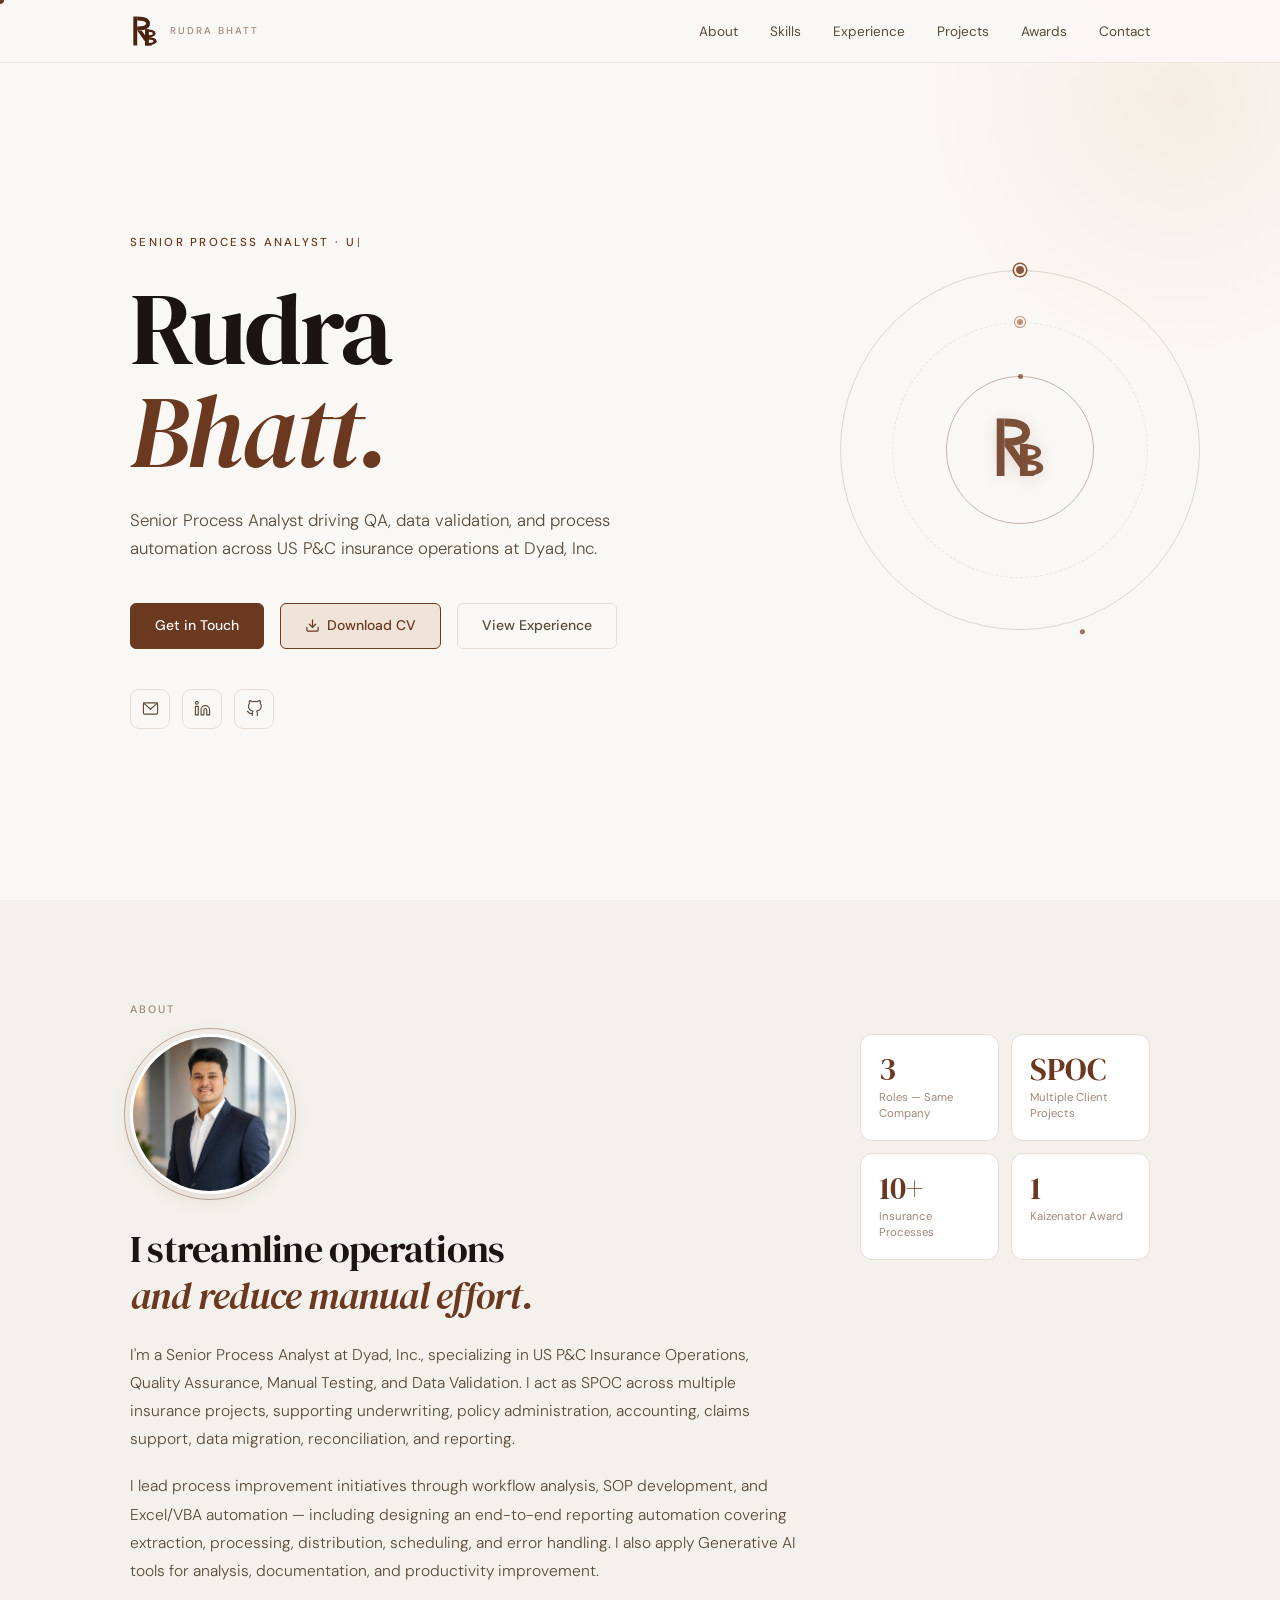
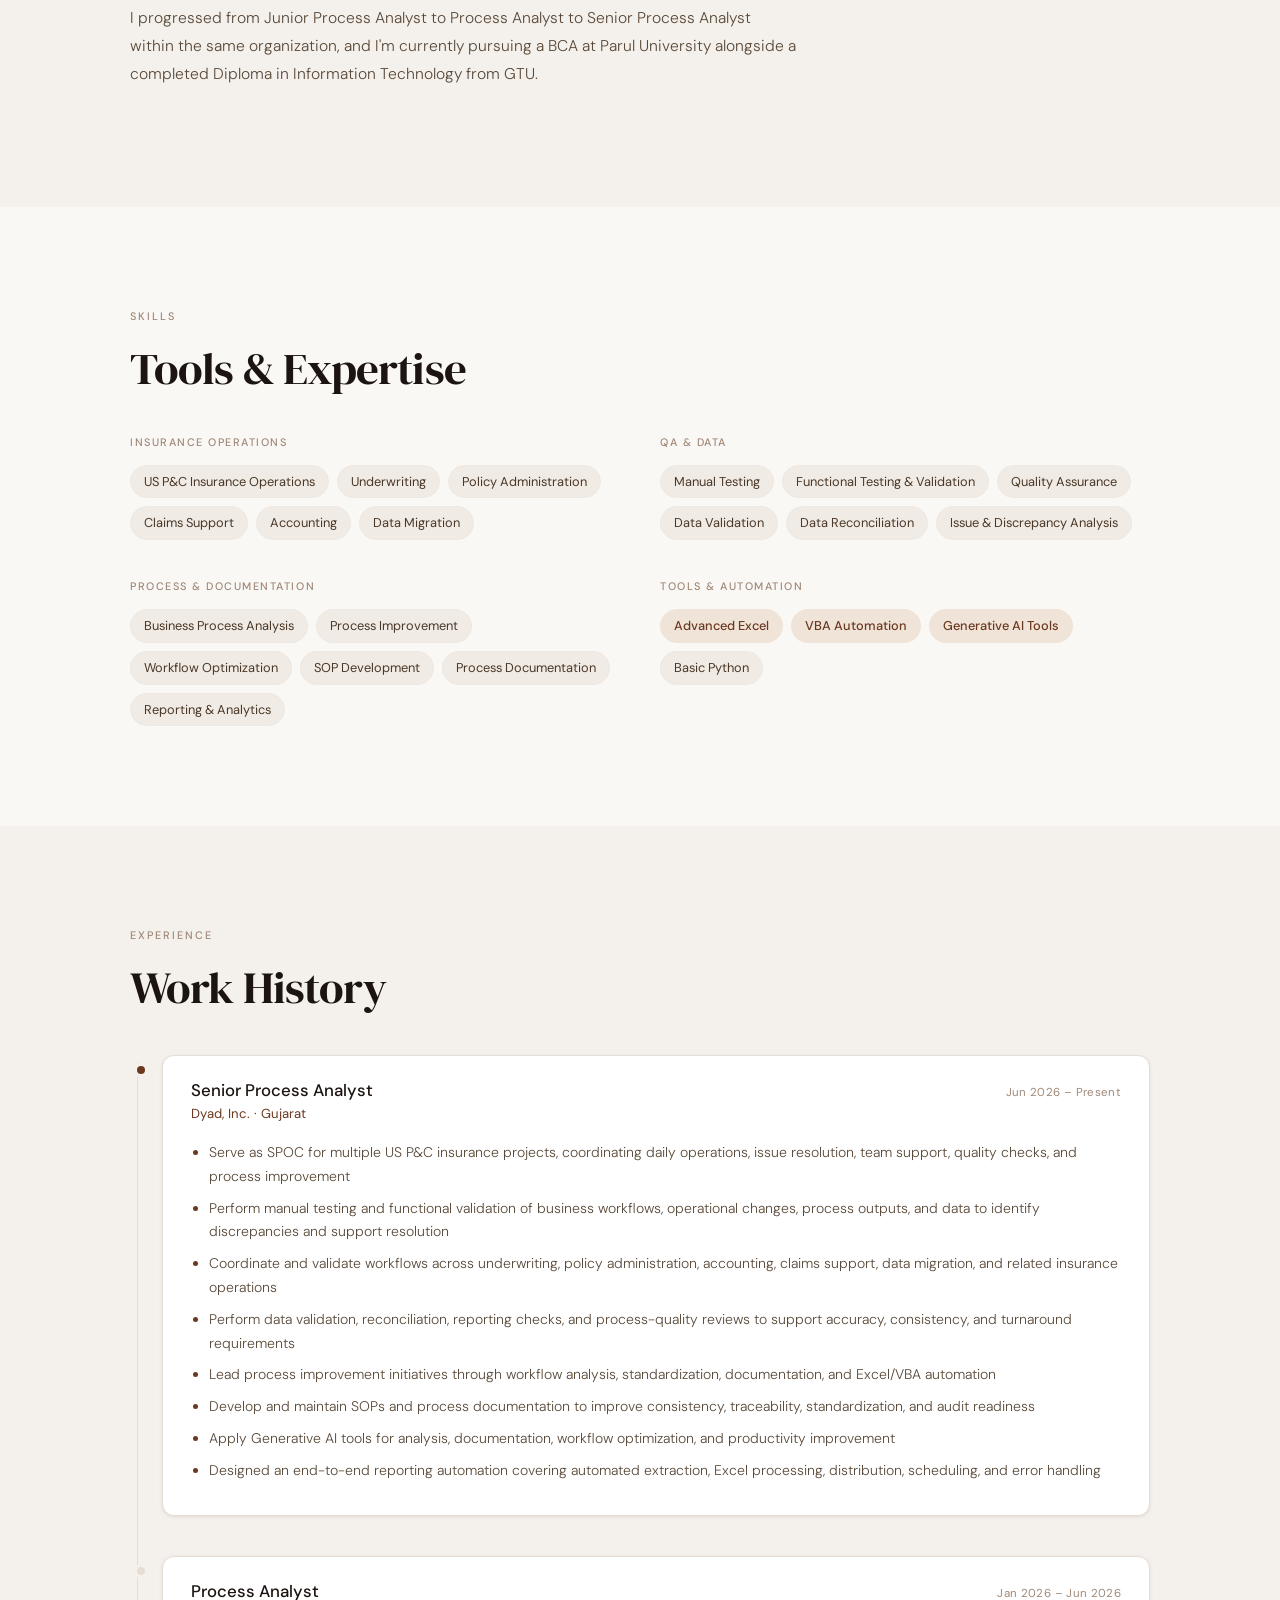
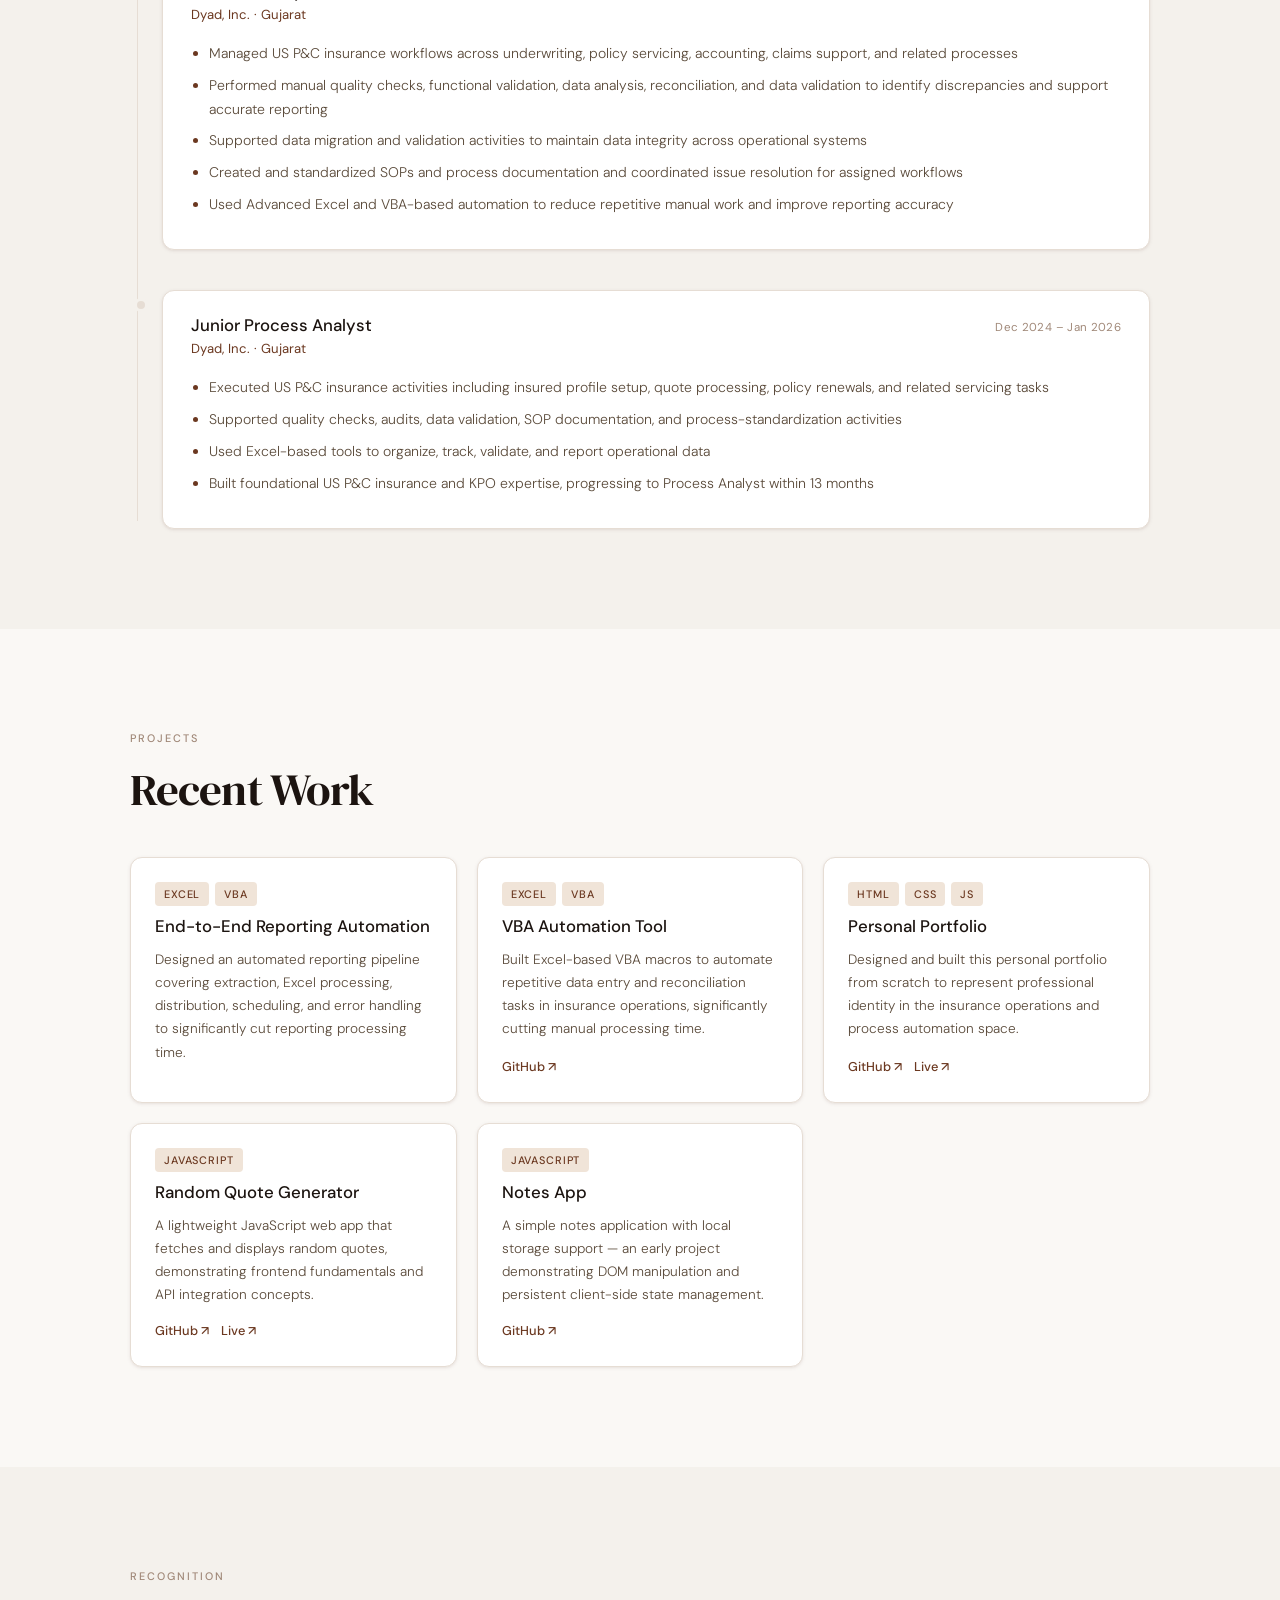
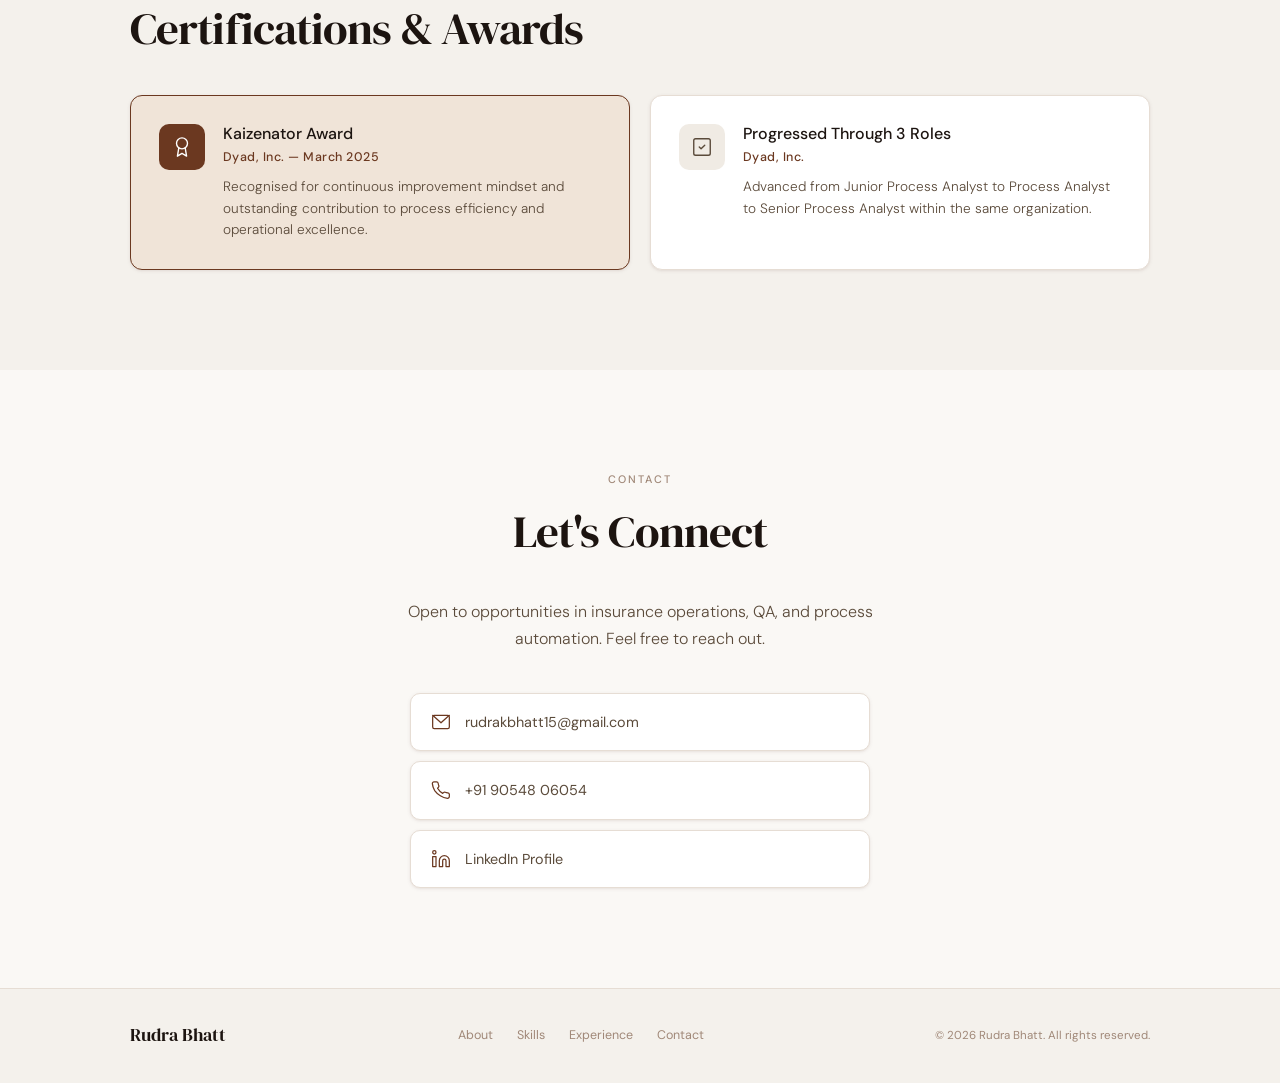
<file: index.html>
<!DOCTYPE html>
<html lang="en">
<head>
  <meta charset="UTF-8" />
  <meta name="viewport" content="width=device-width, initial-scale=1.0" />
  <title>Rudra Bhatt — Process Analyst</title>
  <meta name="description" content="Rudra Bhatt — Process Analyst specialising in US P&C Insurance, KPO Operations, and Excel/VBA Automation." />

  <!-- Favicon: RB monogram SVG encoded inline -->
  <link rel="icon" type="image/svg+xml" href="data:image/svg+xml,%3Csvg viewBox='0 0 108 120' xmlns='http://www.w3.org/2000/svg'%3E%3Crect width='108' height='120' rx='18' fill='%236b3820'/%3E%3Cpath d='M18,12 L32,12 L32,108 L18,108 Z' fill='white'/%3E%3Cpath d='M32,12 L32,58 Q72,58 72,35 Q72,12 32,12 Z' fill='white'/%3E%3Cpath d='M32,24 L32,46 Q60,46 60,35 Q60,24 32,24 Z' fill='%236b3820'/%3E%3Cpolygon points='32,58 46,58 82,108 68,108' fill='white'/%3E%3Cpath d='M58,54 L70,54 L70,108 L58,108 Z' fill='white'/%3E%3Cpath d='M58,54 L58,82 Q92,82 92,68 Q92,54 58,54 Z' fill='white'/%3E%3Cpath d='M70,63 L70,73 Q82,73 82,68 Q82,63 70,63 Z' fill='%236b3820'/%3E%3Cpath d='M58,80 L58,108 Q96,108 96,94 Q96,80 58,80 Z' fill='white'/%3E%3Cpath d='M70,89 L70,101 Q84,101 84,95 Q84,89 70,89 Z' fill='%236b3820'/%3E%3C/svg%3E" />

  <link rel="preconnect" href="https://fonts.googleapis.com" />
  <link rel="preconnect" href="https://fonts.gstatic.com" crossorigin />
  <link href="https://fonts.googleapis.com/css2?family=DM+Sans:ital,opsz,wght@0,9..40,300;0,9..40,400;0,9..40,500;1,9..40,300&family=DM+Serif+Display:ital@0;1&display=swap" rel="stylesheet" />
  <link rel="stylesheet" href="style.css" />
</head>
<body class="light-theme">

  <!-- CUSTOM CURSOR -->
  <div id="cursor-dot"></div>
  <div id="cursor-ring"></div>

  <!-- NAV -->
  <nav id="navbar">
    <div class="nav-inner">
      <a href="#hero" class="nav-logo" aria-label="Rudra Bhatt">
        <svg class="rb-logo" viewBox="0 0 108 120" xmlns="http://www.w3.org/2000/svg" aria-hidden="true">
          <path d="M12,8 L26,8 L26,112 L12,112 Z" fill="currentColor"/>
          <path d="M26,8 L26,58 Q72,58 72,33 Q72,8 26,8 Z" fill="currentColor"/>
          <path d="M26,22 L26,44 Q58,44 58,33 Q58,22 26,22 Z" fill="var(--bg)"/>
          <polygon points="26,58 42,58 80,112 64,112" fill="currentColor"/>
          <path d="M54,54 L68,54 L68,112 L54,112 Z" fill="currentColor"/>
          <path d="M54,54 L54,84 Q92,84 92,69 Q92,54 54,54 Z" fill="currentColor"/>
          <path d="M68,63 L68,75 Q82,75 82,69 Q82,63 68,63 Z" fill="var(--bg)"/>
          <path d="M54,82 L54,112 Q96,112 96,97 Q96,82 54,82 Z" fill="currentColor"/>
          <path d="M68,91 L68,103 Q84,103 84,97 Q84,91 68,91 Z" fill="var(--bg)"/>
        </svg>
        <span class="nav-logo-name">RUDRA BHATT</span>
      </a>
      <ul class="nav-links">
        <li><a href="#about">About</a></li>
        <li><a href="#skills">Skills</a></li>
        <li><a href="#experience">Experience</a></li>
        <li><a href="#projects">Projects</a></li>
        <li><a href="#awards">Awards</a></li>
        <li><a href="#contact">Contact</a></li>
      </ul>
      <button class="hamburger" id="hamburger" aria-label="Menu">
        <span></span><span></span><span></span>
      </button>
    </div>
    <div class="mobile-menu" id="mobileMenu">
      <a href="#about" class="mobile-link">About</a>
      <a href="#skills" class="mobile-link">Skills</a>
      <a href="#experience" class="mobile-link">Experience</a>
      <a href="#projects" class="mobile-link">Projects</a>
      <a href="#awards" class="mobile-link">Awards</a>
      <a href="#contact" class="mobile-link">Contact</a>
    </div>
  </nav>

  <!-- HERO -->
  <section id="hero">
    <div class="hero-inner">
      <p class="hero-eyebrow">
        <span id="typewriter-text"></span><span class="typewriter-cursor">|</span>
      </p>
      <h1 class="hero-title">Rudra<br /><em>Bhatt.</em></h1>
      <p class="hero-sub" id="hero-sub"></p>
      <div class="hero-actions">
        <a href="#contact" class="btn btn-primary">Get in Touch</a>
        <a id="cv-btn" href="assets/Resume_Rudra.pdf" download class="btn btn-cv">
          <svg width="15" height="15" viewBox="0 0 24 24" fill="none" stroke="currentColor" stroke-width="2" stroke-linecap="round" stroke-linejoin="round"><path d="M21 15v4a2 2 0 0 1-2 2H5a2 2 0 0 1-2-2v-4"/><polyline points="7 10 12 15 17 10"/><line x1="12" y1="15" x2="12" y2="3"/></svg>
          Download CV
        </a>
        <a href="#experience" class="btn btn-ghost">View Experience</a>
      </div>
      <div class="hero-links">
        <a id="social-email" href="#" class="social-link" aria-label="Email">
          <svg width="17" height="17" viewBox="0 0 24 24" fill="none" stroke="currentColor" stroke-width="1.6" stroke-linecap="round" stroke-linejoin="round"><rect x="2" y="4" width="20" height="16" rx="2"/><polyline points="2,4 12,13 22,4"/></svg>
        </a>
        <a id="social-linkedin" href="#" target="_blank" class="social-link" aria-label="LinkedIn">
          <svg width="17" height="17" viewBox="0 0 24 24" fill="none" stroke="currentColor" stroke-width="1.6" stroke-linecap="round" stroke-linejoin="round"><path d="M16 8a6 6 0 0 1 6 6v7h-4v-7a2 2 0 0 0-4 0v7h-4v-7a6 6 0 0 1 6-6z"/><rect x="2" y="9" width="4" height="12"/><circle cx="4" cy="4" r="2"/></svg>
        </a>
        <a id="social-github" href="#" target="_blank" class="social-link" aria-label="GitHub">
          <svg width="17" height="17" viewBox="0 0 24 24" fill="none" stroke="currentColor" stroke-width="1.6" stroke-linecap="round" stroke-linejoin="round"><path d="M9 19c-5 1.5-5-2.5-7-3m14 6v-3.87a3.37 3.37 0 0 0-.94-2.61c3.14-.35 6.44-1.54 6.44-7A5.44 5.44 0 0 0 20 4.77 5.07 5.07 0 0 0 19.91 1S18.73.65 16 2.48a13.38 13.38 0 0 0-7 0C6.27.65 5.09 1 5.09 1A5.07 5.07 0 0 0 5 4.77a5.44 5.44 0 0 0-1.5 3.78c0 5.42 3.3 6.61 6.44 7A3.37 3.37 0 0 0 9 18.13V22"/></svg>
        </a>
      </div>
    </div>

    <div class="hero-graphic" id="heroGraphic">
      <div class="orbit-wrap orbit-wrap-1"><div class="orbit-dot dot-accent"></div></div>
      <div class="orbit-wrap orbit-wrap-2"><div class="orbit-dot dot-soft"></div></div>
      <div class="orbit-wrap orbit-wrap-3">
        <div class="orbit-dot dot-tiny"></div>
        <div class="orbit-dot dot-tiny dot-offset"></div>
      </div>
      <div class="graphic-ring ring-1"></div>
      <div class="graphic-ring ring-2"></div>
      <div class="graphic-ring ring-3"></div>
      <div class="graphic-center">
        <svg class="rb-logo-hero" viewBox="0 0 108 130" xmlns="http://www.w3.org/2000/svg">
          <path d="M12,8 L26,8 L26,112 L12,112 Z" fill="currentColor"/>
          <path d="M26,8 L26,58 Q72,58 72,33 Q72,8 26,8 Z" fill="currentColor"/>
          <path d="M26,22 L26,44 Q58,44 58,33 Q58,22 26,22 Z" fill="var(--bg-subtle)"/>
          <polygon points="26,58 42,58 80,112 64,112" fill="currentColor"/>
          <path d="M54,54 L68,54 L68,112 L54,112 Z" fill="currentColor"/>
          <path d="M54,54 L54,84 Q92,84 92,69 Q92,54 54,54 Z" fill="currentColor"/>
          <path d="M68,63 L68,75 Q82,75 82,69 Q82,63 68,63 Z" fill="var(--bg-subtle)"/>
          <path d="M54,82 L54,112 Q96,112 96,97 Q96,82 54,82 Z" fill="currentColor"/>
          <path d="M68,91 L68,103 Q84,103 84,97 Q84,91 68,91 Z" fill="var(--bg-subtle)"/>
        </svg>
      </div>
    </div>
  </section>

  <!-- ABOUT — skeleton filled by JS -->
  <section id="about">
    <div class="section-inner">
      <div class="section-label">About</div>
      <div class="about-grid">
        <div class="about-left">
          <div class="profile-photo-wrap">
            <div class="profile-photo-ring"></div>
            <img id="profile-photo" src="assets/profile-pic.png" alt="Rudra Bhatt"
              class="profile-photo"
              onerror="this.closest('.profile-photo-wrap').classList.add('photo-missing')" />
          </div>
          <div class="about-text" id="about-text"></div>
        </div>
        <div class="about-stats" id="about-stats"></div>
      </div>
    </div>
  </section>

  <!-- SKILLS -->
  <section id="skills">
    <div class="section-inner">
      <div class="section-label">Skills</div>
      <h2 class="section-title">Tools &amp; Expertise</h2>
      <div class="skills-grid" id="skills-grid"></div>
    </div>
  </section>

  <!-- EXPERIENCE -->
  <section id="experience">
    <div class="section-inner">
      <div class="section-label">Experience</div>
      <h2 class="section-title">Work History</h2>
      <div class="timeline" id="timeline"></div>
    </div>
  </section>

  <!-- PROJECTS -->
  <section id="projects">
    <div class="section-inner">
      <div class="section-label">Projects</div>
      <h2 class="section-title">Recent Work</h2>
      <div class="projects-grid" id="projects-grid"></div>
    </div>
  </section>

  <!-- AWARDS -->
  <section id="awards">
    <div class="section-inner">
      <div class="section-label">Recognition</div>
      <h2 class="section-title">Certifications &amp; Awards</h2>
      <div class="awards-grid" id="awards-grid"></div>
    </div>
  </section>

  <!-- CONTACT -->
  <section id="contact">
    <div class="section-inner contact-inner">
      <div class="section-label">Contact</div>
      <h2 class="section-title">Let's Connect</h2>
      <p class="contact-sub" id="contact-sub"></p>
      <div class="contact-cards" id="contact-cards"></div>
    </div>
  </section>

  <!-- FOOTER -->
  <footer>
    <div class="footer-inner">
      <a href="#hero" class="footer-logo">Rudra Bhatt</a>
      <nav class="footer-nav">
        <a href="#about">About</a>
        <a href="#skills">Skills</a>
        <a href="#experience">Experience</a>
        <a href="#contact">Contact</a>
      </nav>
      <p class="footer-copy" id="footer-copy"></p>
    </div>
  </footer>

  <script src="content.js"></script>
  <script src="script.js"></script>
</body>
</html>
</file>
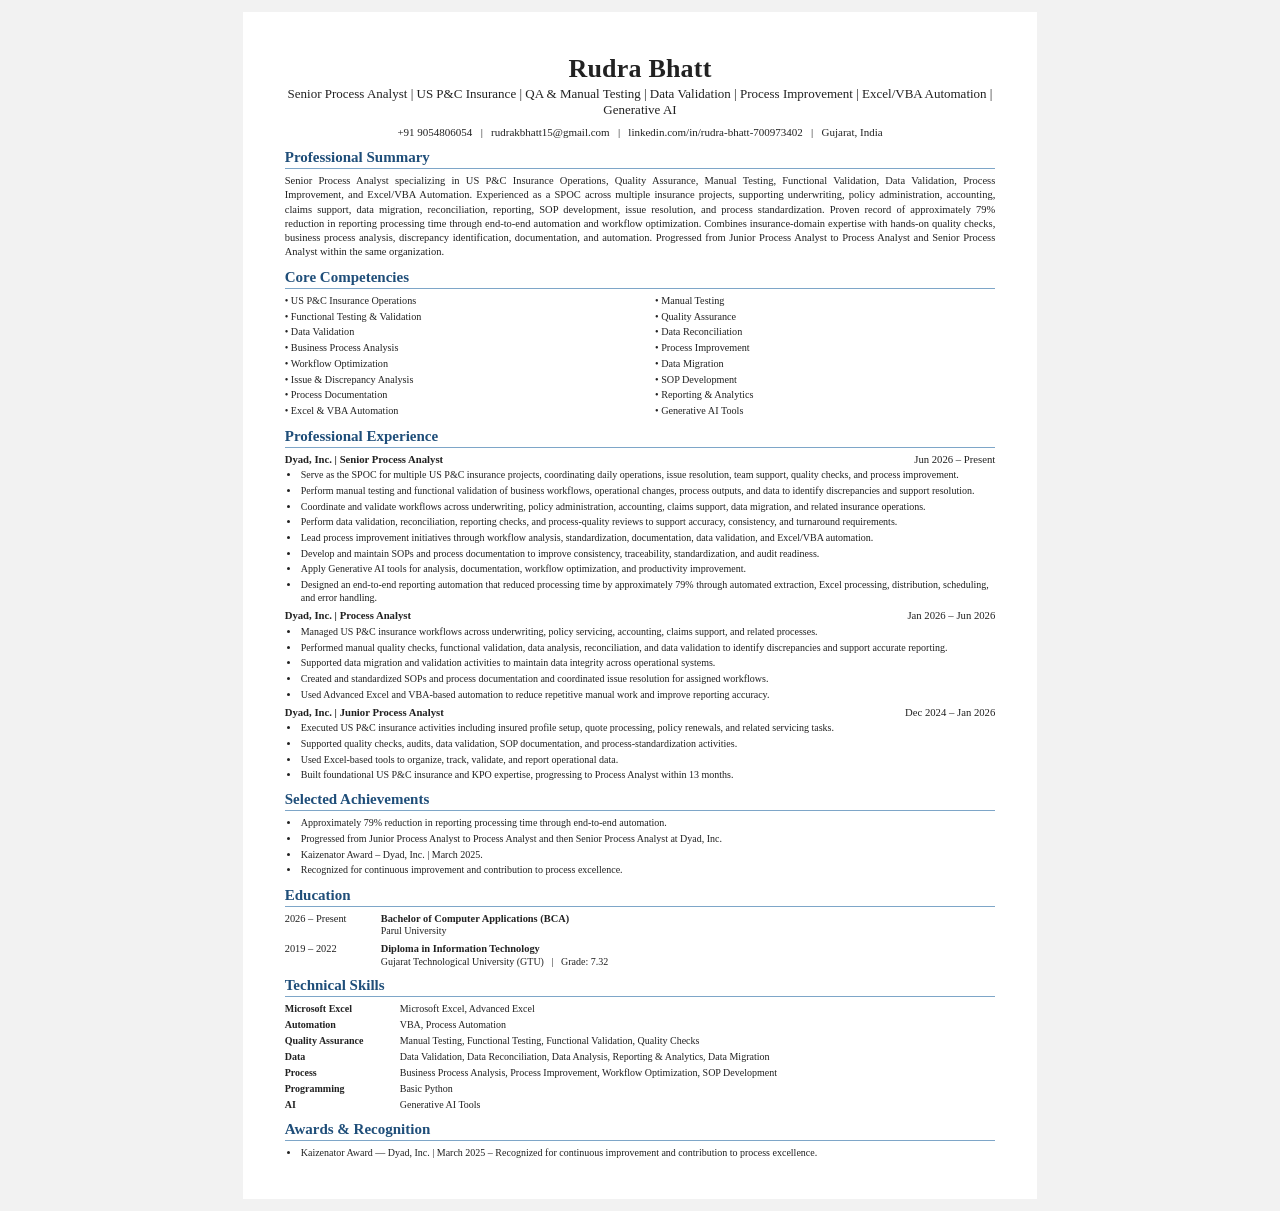
<file: assets/Resume_Rudra.html>
<!DOCTYPE html>
<!-- saved from url=(0047)file:///C:/Users/r.bhatt/Downloads/preview.html -->
<html lang="en"><head><meta http-equiv="Content-Type" content="text/html; charset=UTF-8">

<meta name="viewport" content="width=device-width, initial-scale=1.0">
<title>Rudra Bhatt - Senior Process Analyst</title>
<style>
  @page { size: A4; margin: 0; }

  * { box-sizing: border-box; }

  body {
    margin: 0;
    background: #f2f2f2;
    color: #222;
    font-family: Georgia, "Times New Roman", serif;
  }

  .resume {
    width: 210mm;
    min-height: 297mm;
    margin: 12px auto;
    padding: 11mm 11mm 10mm;
    background: #fff;
  }

  .name {
    text-align: center;
    font-size: 26px;
    font-weight: 700;
    letter-spacing: .2px;
    margin: 0;
  }

  .title {
    text-align: center;
    font-size: 13px;
    margin: 2px 0 7px;
  }

  .contact {
    text-align: center;
    font-size: 11px;
    line-height: 1.35;
    margin-bottom: 10px;
  }

  .contact span { white-space: nowrap; }

  .contact-icon {
    width: 11px;
    height: 11px;
    display: inline-block;
    vertical-align: -1.5px;
    margin-right: 3px;
    fill: currentColor;
  }
  .contact-item {
    white-space: nowrap;
  }

  .section-title {
    color: #1f4e79;
    font-size: 15px;
    font-weight: 700;
    margin: 10px 0 5px;
    padding-bottom: 2px;
    border-bottom: 1.2px solid #7ea6c8;
  }

  p {
    font-size: 10.5px;
    line-height: 1.34;
    margin: 0 0 5px;
    text-align: justify;
  }

  .skills-grid {
    display: grid;
    grid-template-columns: 1fr 1fr;
    column-gap: 30px;
    row-gap: 2px;
    font-size: 10.2px;
    line-height: 1.35;
    margin-bottom: 3px;
  }

  .skill-row::before {
    content: "• ";
  }

  .job {
    margin-bottom: 5px;
  }

  .job-head {
    display: flex;
    justify-content: space-between;
    align-items: baseline;
    gap: 10px;
    font-size: 10.7px;
    line-height: 1.25;
    margin-bottom: 2px;
  }

  .job-title { font-weight: 700; }
  .dates { white-space: nowrap; }

  ul {
    margin: 0 0 0 15px;
    padding: 0;
  }

  li {
    font-size: 10px;
    line-height: 1.32;
    margin: 0 0 2.5px;
    padding-left: 1px;
  }

  .education-row {
    display: grid;
    grid-template-columns: 90px 1fr;
    gap: 6px;
    margin-bottom: 4px;
    font-size: 10.4px;
    line-height: 1.3;
  }

  .degree { font-weight: 700; }
  .institution { margin-left: 96px; margin-top: -4px; font-size: 10px; }

  .technical {
    display: grid;
    grid-template-columns: 115px 1fr;
    row-gap: 3px;
    font-size: 10px;
    line-height: 1.3;
  }

  .technical .label { font-weight: 700; }

  .page-break {
    page-break-before: always;
  }

  @media print {
    body { background: #fff; }
    .resume { margin: 0; }
  }
</style>
</head>

<body>
<div class="resume">
  <h1 class="name">Rudra Bhatt</h1>
  <div class="title">Senior Process Analyst | US P&amp;C Insurance | QA &amp; Manual Testing | Data Validation | Process Improvement | Excel/VBA Automation | Generative AI</div>

  <div class="contact">
    <span class="contact-item">+91 9054806054</span>
    &nbsp; | &nbsp;
    <span class="contact-item">rudrakbhatt15@gmail.com</span>
    &nbsp; | &nbsp;
    <span class="contact-item">linkedin.com/in/rudra-bhatt-700973402</span>
    &nbsp; | &nbsp;
    <span class="contact-item">Gujarat, India</span>
  </div>

  <div class="section-title">Professional Summary</div>
  <p>
    Senior Process Analyst specializing in US P&amp;C Insurance Operations, Quality Assurance,
    Manual Testing, Functional Validation, Data Validation, Process Improvement, and Excel/VBA
    Automation. Experienced as a SPOC across multiple insurance projects, supporting underwriting,
    policy administration, accounting, claims support, data migration, reconciliation, reporting,
    SOP development, issue resolution, and process standardization. Proven record of approximately
    79% reduction in reporting processing time through end-to-end automation and workflow optimization.
    Combines insurance-domain expertise with hands-on quality checks, business process analysis,
    discrepancy identification, documentation, and automation. Progressed from Junior Process Analyst
    to Process Analyst and Senior Process Analyst within the same organization.
  </p>

  <div class="section-title">Core Competencies</div>
  <div class="skills-grid">
    <div class="skill-row">US P&amp;C Insurance Operations</div>
    <div class="skill-row">Manual Testing</div>
    <div class="skill-row">Functional Testing &amp; Validation</div>
    <div class="skill-row">Quality Assurance</div>
    <div class="skill-row">Data Validation</div>
    <div class="skill-row">Data Reconciliation</div>
    <div class="skill-row">Business Process Analysis</div>
    <div class="skill-row">Process Improvement</div>
    <div class="skill-row">Workflow Optimization</div>
    <div class="skill-row">Data Migration</div>
    <div class="skill-row">Issue &amp; Discrepancy Analysis</div>
    <div class="skill-row">SOP Development</div>
    <div class="skill-row">Process Documentation</div>
    <div class="skill-row">Reporting &amp; Analytics</div>
    <div class="skill-row">Excel &amp; VBA Automation</div>
    <div class="skill-row">Generative AI Tools</div>
  </div>

  <div class="section-title">Professional Experience</div>

  <div class="job">
    <div class="job-head">
      <span class="job-title">Dyad, Inc. | Senior Process Analyst</span>
      <span class="dates">Jun 2026 – Present</span>
    </div>
    <ul>
      <li>Serve as the SPOC for multiple US P&amp;C insurance projects, coordinating daily operations, issue resolution, team support, quality checks, and process improvement.</li>
      <li>Perform manual testing and functional validation of business workflows, operational changes, process outputs, and data to identify discrepancies and support resolution.</li>
      <li>Coordinate and validate workflows across underwriting, policy administration, accounting, claims support, data migration, and related insurance operations.</li>
      <li>Perform data validation, reconciliation, reporting checks, and process-quality reviews to support accuracy, consistency, and turnaround requirements.</li>
      <li>Lead process improvement initiatives through workflow analysis, standardization, documentation, data validation, and Excel/VBA automation.</li>
      <li>Develop and maintain SOPs and process documentation to improve consistency, traceability, standardization, and audit readiness.</li>
      <li>Apply Generative AI tools for analysis, documentation, workflow optimization, and productivity improvement.</li>
      <li>Designed an end-to-end reporting automation that reduced processing time by approximately 79% through automated extraction, Excel processing, distribution, scheduling, and error handling.</li>
    </ul>
  </div>

  <div class="job">
    <div class="job-head">
      <span class="job-title">Dyad, Inc. | Process Analyst</span>
      <span class="dates">Jan 2026 – Jun 2026</span>
    </div>
    <ul>
      <li>Managed US P&amp;C insurance workflows across underwriting, policy servicing, accounting, claims support, and related processes.</li>
      <li>Performed manual quality checks, functional validation, data analysis, reconciliation, and data validation to identify discrepancies and support accurate reporting.</li>
      <li>Supported data migration and validation activities to maintain data integrity across operational systems.</li>
      <li>Created and standardized SOPs and process documentation and coordinated issue resolution for assigned workflows.</li>
      <li>Used Advanced Excel and VBA-based automation to reduce repetitive manual work and improve reporting accuracy.</li>
    </ul>
  </div>

  <div class="job">
    <div class="job-head">
      <span class="job-title">Dyad, Inc. | Junior Process Analyst</span>
      <span class="dates">Dec 2024 – Jan 2026</span>
    </div>
    <ul>
      <li>Executed US P&amp;C insurance activities including insured profile setup, quote processing, policy renewals, and related servicing tasks.</li>
      <li>Supported quality checks, audits, data validation, SOP documentation, and process-standardization activities.</li>
      <li>Used Excel-based tools to organize, track, validate, and report operational data.</li>
      <li>Built foundational US P&amp;C insurance and KPO expertise, progressing to Process Analyst within 13 months.</li>
    </ul>
  </div>

  <div class="section-title">Selected Achievements</div>
  <ul>
    <li>Approximately 79% reduction in reporting processing time through end-to-end automation.</li>
    <li>Progressed from Junior Process Analyst to Process Analyst and then Senior Process Analyst at Dyad, Inc.</li>
    <li>Kaizenator Award – Dyad, Inc. | March 2025.</li>
    <li>Recognized for continuous improvement and contribution to process excellence.</li>
  </ul>

  <div class="section-title">Education</div>
  <div class="education-row">
    <div>2026 – Present</div>
    <div class="degree">Bachelor of Computer Applications (BCA)</div>
  </div>
  <div class="institution">Parul University</div>

  <div class="education-row" style="margin-top:6px;">
    <div>2019 – 2022</div>
    <div class="degree">Diploma in Information Technology</div>
  </div>
  <div class="institution">Gujarat Technological University (GTU) &nbsp; | &nbsp; Grade: 7.32</div>

  <div class="section-title">Technical Skills</div>
  <div class="technical">
    <div class="label">Microsoft Excel</div><div>Microsoft Excel, Advanced Excel</div>
    <div class="label">Automation</div><div>VBA, Process Automation</div>
    <div class="label">Quality Assurance</div><div>Manual Testing, Functional Testing, Functional Validation, Quality Checks</div>
    <div class="label">Data</div><div>Data Validation, Data Reconciliation, Data Analysis, Reporting &amp; Analytics, Data Migration</div>
    <div class="label">Process</div><div>Business Process Analysis, Process Improvement, Workflow Optimization, SOP Development</div>
    <div class="label">Programming</div><div>Basic Python</div>
    <div class="label">AI</div><div>Generative AI Tools</div>
  </div>

  <div class="section-title">Awards &amp; Recognition</div>
  <ul>
    <li>Kaizenator Award — Dyad, Inc. | March 2025 – Recognized for continuous improvement and contribution to process excellence.</li>
  </ul>
</div>
</body>
</html>
</file>
<file: style.css>
/* =============================================
   THEME VARIABLES — v2
   ============================================= */

:root {
  --transition-theme: background-color 0.55s ease, color 0.55s ease, border-color 0.55s ease, box-shadow 0.55s ease;
  /* Brown palette derived from uploaded swatch */
  --brown-100: #f5ede6;
  --brown-200: #e2c4ad;
  --brown-300: #c49070;
  --brown-400: #8b5a3a;
  --brown-500: #6b3820;
  --brown-600: #4a2210;
  --brown-700: #2e1209;
}

/* ── LIGHT (default) ── warm-white with brown accent */
.light-theme {
  --bg:               #faf8f5;
  --bg-surface:       #ffffff;
  --bg-subtle:        #f4f1ec;
  --text-primary:     #1c1410;
  --text-secondary:   #5a4a3a;
  --text-muted:       #a08878;
  --accent:           var(--brown-500);
  --accent-hover:     var(--brown-400);
  --accent-light:     #f0e4d8;
  --accent-text:      var(--brown-500);
  --border:           #e6ddd4;
  --border-soft:      #ede8e2;
  --tag-bg:           #f0ebe4;
  --tag-text:         #4a3828;
  --tag-accent-bg:    #f0e4d8;
  --tag-accent-text:  var(--brown-500);
  --card-shadow:      0 1px 4px rgba(74,34,16,0.07), 0 1px 2px rgba(74,34,16,0.04);
  --card-shadow-hover:0 8px 28px rgba(74,34,16,0.12);
  --nav-bg:           rgba(250,248,245,0.93);
  --orbit-ring:       rgba(107,56,32,0.18);
  --orbit-ring-2:     rgba(107,56,32,0.10);
  --orbit-dot-1:      var(--brown-400);
  --orbit-dot-2:      var(--brown-300);
  --logo-color:       var(--brown-600);
}

/* ── DARK ── */
.dark-theme {
  --bg:               #0f0c0a;
  --bg-surface:       #1a1410;
  --bg-subtle:        #211810;
  --text-primary:     #f0e8e0;
  --text-secondary:   #b09080;
  --text-muted:       #6a5040;
  --accent:           var(--brown-300);
  --accent-hover:     var(--brown-200);
  --accent-light:     #2e1a0d;
  --accent-text:      var(--brown-300);
  --border:           #2e2018;
  --border-soft:      #251a12;
  --tag-bg:           #261a10;
  --tag-text:         #c0a088;
  --tag-accent-bg:    #2e1a0d;
  --tag-accent-text:  var(--brown-300);
  --card-shadow:      0 1px 4px rgba(0,0,0,0.5);
  --card-shadow-hover:0 8px 28px rgba(0,0,0,0.6);
  --nav-bg:           rgba(15,12,10,0.93);
  --orbit-ring:       rgba(196,144,112,0.20);
  --orbit-ring-2:     rgba(196,144,112,0.10);
  --orbit-dot-1:      var(--brown-300);
  --orbit-dot-2:      var(--brown-400);
  --logo-color:       var(--brown-200);
}

/* ── BLUE ── */
.blue-theme {
  --bg:               #f4f7fc;
  --bg-surface:       #ffffff;
  --bg-subtle:        #eaeff8;
  --text-primary:     #0d1b2e;
  --text-secondary:   #3a5070;
  --text-muted:       #7a90a8;
  --accent:           #1a5db0;
  --accent-hover:     #1348a0;
  --accent-light:     #dceaf9;
  --accent-text:      #1a5db0;
  --border:           #d8e4f0;
  --border-soft:      #e4edf8;
  --tag-bg:           #eaeff8;
  --tag-text:         #1e3a5e;
  --tag-accent-bg:    #dceaf9;
  --tag-accent-text:  #1a5db0;
  --card-shadow:      0 1px 4px rgba(26,93,176,0.08);
  --card-shadow-hover:0 8px 28px rgba(26,93,176,0.14);
  --nav-bg:           rgba(244,247,252,0.93);
  --orbit-ring:       rgba(26,93,176,0.15);
  --orbit-ring-2:     rgba(26,93,176,0.08);
  --orbit-dot-1:      #1a5db0;
  --orbit-dot-2:      #66a0e0;
  --logo-color:       #0d3a80;
}

/* ── GREY ── */
.grey-theme {
  --bg:               #f6f6f4;
  --bg-surface:       #ffffff;
  --bg-subtle:        #edede9;
  --text-primary:     #1a1a18;
  --text-secondary:   #5a5a56;
  --text-muted:       #9a9a94;
  --accent:           #3a3a38;
  --accent-hover:     #222220;
  --accent-light:     #e8e8e4;
  --accent-text:      #1a1a18;
  --border:           #deded8;
  --border-soft:      #e8e8e4;
  --tag-bg:           #eaeae6;
  --tag-text:         #3a3a38;
  --tag-accent-bg:    #deded8;
  --tag-accent-text:  #1a1a18;
  --card-shadow:      0 1px 3px rgba(0,0,0,0.06);
  --card-shadow-hover:0 8px 24px rgba(0,0,0,0.10);
  --nav-bg:           rgba(246,246,244,0.93);
  --orbit-ring:       rgba(58,58,56,0.14);
  --orbit-ring-2:     rgba(58,58,56,0.07);
  --orbit-dot-1:      #3a3a38;
  --orbit-dot-2:      #8a8a84;
  --logo-color:       #1a1a18;
}

/* =============================================
   RESET & BASE
   ============================================= */
*, *::before, *::after { box-sizing: border-box; margin: 0; padding: 0; }
html { scroll-behavior: smooth; font-size: 16px; }

body {
  font-family: 'DM Sans', system-ui, sans-serif;
  background-color: var(--bg);
  color: var(--text-primary);
  line-height: 1.7;
  transition: var(--transition-theme);
  overflow-x: hidden;
}

a { color: inherit; text-decoration: none; }
ul { list-style: none; }
img { max-width: 100%; }

/* =============================================
   TYPOGRAPHY
   ============================================= */
h1, h2, h3, h4 { line-height: 1.2; font-weight: 400; }

.section-title {
  font-family: 'DM Serif Display', Georgia, serif;
  font-size: clamp(2rem, 4vw, 2.8rem);
  color: var(--text-primary);
  margin-bottom: 2.5rem;
  letter-spacing: -0.02em;
}

.section-title em { font-style: italic; color: var(--accent); }

.section-label {
  font-size: 0.68rem;
  font-weight: 500;
  letter-spacing: 0.18em;
  text-transform: uppercase;
  color: var(--text-muted);
  margin-bottom: 1rem;
}

/* =============================================
   LAYOUT
   ============================================= */
.section-inner {
  max-width: 1100px;
  margin: 0 auto;
  padding: 100px 40px;
}

/* =============================================
   RB LOGO — SVG MONOGRAM
   ============================================= */
.rb-logo {
  width: 30px;
  height: 34px;
  color: var(--logo-color);
  transition: color 0.3s ease, transform 0.35s cubic-bezier(0.34,1.56,0.64,1);
  display: block;
  flex-shrink: 0;
}

.nav-logo {
  display: flex;
  align-items: center;
  gap: 10px;
  transition: opacity 0.2s;
}

.nav-logo:hover .rb-logo { transform: scale(1.08); color: var(--accent); }

.nav-logo-name {
  font-size: 0.62rem;
  font-weight: 500;
  letter-spacing: 0.2em;
  color: var(--text-muted);
  transition: color 0.3s;
  display: none;
}

@media (min-width: 600px) { .nav-logo-name { display: block; } }

.nav-logo:hover .nav-logo-name { color: var(--accent); }

/* =============================================
   NAV
   ============================================= */
#navbar {
  position: fixed;
  top: 0; left: 0; right: 0;
  z-index: 100;
  background: var(--nav-bg);
  backdrop-filter: blur(14px);
  -webkit-backdrop-filter: blur(14px);
  border-bottom: 1px solid var(--border-soft);
  transition: var(--transition-theme), box-shadow 0.3s;
}

.nav-inner {
  max-width: 1100px;
  margin: 0 auto;
  padding: 0 40px;
  height: 62px;
  display: flex;
  align-items: center;
  justify-content: space-between;
}

.nav-links {
  display: flex;
  gap: 2rem;
  align-items: center;
}

.nav-links a {
  font-size: 0.85rem;
  color: var(--text-secondary);
  transition: color 0.22s, transform 0.22s;
  font-weight: 400;
  position: relative;
  padding-bottom: 2px;
}

.nav-links a::after {
  content: '';
  position: absolute;
  bottom: -2px; left: 0;
  width: 0; height: 1.5px;
  background: var(--accent);
  transition: width 0.25s ease;
}

.nav-links a:hover { color: var(--text-primary); }
.nav-links a:hover::after { width: 100%; }
.nav-links a.active { color: var(--text-primary); font-weight: 500; }
.nav-links a.active::after { width: 100%; }

.hamburger {
  display: none;
  flex-direction: column;
  gap: 5px;
  background: none;
  border: none;
  cursor: pointer;
  padding: 4px;
}

.hamburger span {
  display: block;
  width: 22px; height: 1.5px;
  background: var(--text-primary);
  transition: all 0.3s;
}

.hamburger.open span:nth-child(1) { transform: translateY(6.5px) rotate(45deg); }
.hamburger.open span:nth-child(2) { opacity: 0; }
.hamburger.open span:nth-child(3) { transform: translateY(-6.5px) rotate(-45deg); }

.mobile-menu {
  display: none;
  flex-direction: column;
  padding: 12px 40px 18px;
  gap: 2px;
  border-top: 1px solid var(--border-soft);
  background: var(--nav-bg);
  backdrop-filter: blur(14px);
}

.mobile-menu.open { display: flex; }

.mobile-link {
  font-size: 0.875rem;
  color: var(--text-secondary);
  padding: 9px 0;
  border-bottom: 1px solid var(--border-soft);
  transition: color 0.2s, padding-left 0.2s;
}

.mobile-link:hover { color: var(--accent); padding-left: 6px; }

/* =============================================
   HERO
   ============================================= */
#hero {
  min-height: 100vh;
  display: flex;
  align-items: center;
  padding-top: 62px;
  background: var(--bg);
  position: relative;
  overflow: hidden;
}

#hero::before {
  content: '';
  position: absolute;
  top: -180px; right: -180px;
  width: 560px; height: 560px;
  background: radial-gradient(circle, var(--accent-light) 0%, transparent 68%);
  pointer-events: none;
  border-radius: 50%;
  opacity: 0.55;
  transition: var(--transition-theme);
}

.hero-inner {
  max-width: 1100px;
  margin: 0 auto;
  padding: 80px 40px;
  flex: 1;
  position: relative;
  z-index: 1;
}

.hero-eyebrow {
  font-size: 0.72rem;
  font-weight: 500;
  letter-spacing: 0.2em;
  text-transform: uppercase;
  color: var(--accent);
  margin-bottom: 1.5rem;
  opacity: 0;
  animation: fadeUp 0.6s ease 0.1s forwards;
}

.hero-title {
  font-family: 'DM Serif Display', serif;
  font-size: clamp(3.5rem, 8vw, 7rem);
  line-height: 1.0;
  letter-spacing: -0.03em;
  color: var(--text-primary);
  margin-bottom: 1.5rem;
  opacity: 0;
  animation: fadeUp 0.7s ease 0.2s forwards;
}

.hero-title em { font-style: italic; color: var(--accent); }

.hero-sub {
  font-size: 1.05rem;
  color: var(--text-secondary);
  max-width: 520px;
  margin-bottom: 2.5rem;
  line-height: 1.7;
  font-weight: 300;
  opacity: 0;
  animation: fadeUp 0.7s ease 0.3s forwards;
}

.hero-actions {
  display: flex;
  gap: 1rem;
  margin-bottom: 2.5rem;
  flex-wrap: wrap;
  opacity: 0;
  animation: fadeUp 0.7s ease 0.4s forwards;
}

/* Buttons */
.btn {
  display: inline-flex;
  align-items: center;
  font-size: 0.875rem;
  font-weight: 500;
  padding: 10px 24px;
  border-radius: 6px;
  cursor: pointer;
  transition: all 0.25s cubic-bezier(0.34, 1.56, 0.64, 1);
  font-family: 'DM Sans', sans-serif;
  position: relative;
  overflow: hidden;
}

.btn::before {
  content: '';
  position: absolute;
  inset: 0;
  background: rgba(255,255,255,0.12);
  transform: scaleX(0);
  transform-origin: left;
  transition: transform 0.25s ease;
}

.btn:hover::before { transform: scaleX(1); }

.btn-primary {
  background: var(--accent);
  color: #fff;
  border: 1.5px solid var(--accent);
}

.btn-primary:hover {
  background: var(--accent-hover);
  border-color: var(--accent-hover);
  transform: translateY(-2px);
  box-shadow: 0 6px 20px rgba(107,56,32,0.25);
}

.btn-ghost {
  background: transparent;
  color: var(--text-secondary);
  border: 1.5px solid var(--border);
}

.btn-ghost:hover {
  border-color: var(--accent);
  color: var(--accent);
  transform: translateY(-2px);
}

.hero-links {
  display: flex;
  gap: 0.75rem;
  opacity: 0;
  animation: fadeUp 0.7s ease 0.5s forwards;
}

.social-link {
  width: 40px; height: 40px;
  border: 1.5px solid var(--border);
  border-radius: 9px;
  display: flex;
  align-items: center;
  justify-content: center;
  color: var(--text-secondary);
  transition: all 0.25s cubic-bezier(0.34, 1.56, 0.64, 1);
}

.social-link:hover {
  border-color: var(--accent);
  color: var(--accent);
  transform: translateY(-3px) scale(1.08);
  background: var(--accent-light);
  box-shadow: 0 4px 12px rgba(107,56,32,0.12);
}

/* =============================================
   HERO GRAPHIC — ORBIT SYSTEM
   ============================================= */
.hero-graphic {
  position: absolute;
  right: 80px;
  top: 50%;
  transform: translateY(-50%);
  width: 360px; height: 360px;
  display: flex;
  align-items: center;
  justify-content: center;
  pointer-events: none;
  opacity: 0;
  animation: fadeIn 1s ease 0.6s forwards;
}

/* Static rings */
.graphic-ring {
  position: absolute;
  border-radius: 50%;
  transition: var(--transition-theme);
}

.ring-1 {
  width: 360px; height: 360px;
  border: 1px solid var(--orbit-ring);
  animation: spinRing 50s linear infinite;
}

.ring-2 {
  width: 256px; height: 256px;
  border: 1px dashed var(--orbit-ring-2);
  animation: spinRing 32s linear infinite reverse;
}

.ring-3 {
  width: 148px; height: 148px;
  border: 1.5px solid var(--accent);
  opacity: 0.35;
  animation: spinRing 20s linear infinite;
}

/* Orbiting dot wrappers — full-size containers that spin */
.orbit-wrap {
  position: absolute;
  border-radius: 50%;
  display: flex;
  align-items: flex-start;
  justify-content: center;
}

.orbit-wrap-1 {
  width: 360px; height: 360px;
  animation: spinRing 8s linear infinite;
}

.orbit-wrap-2 {
  width: 256px; height: 256px;
  animation: spinRing 14s linear infinite reverse;
}

.orbit-wrap-3 {
  width: 148px; height: 148px;
  animation: spinRing 6s linear infinite;
}

/* The actual dots */
.orbit-dot {
  width: 8px; height: 8px;
  border-radius: 50%;
  margin-top: -4px;
  background: var(--orbit-dot-1);
  box-shadow: 0 0 0 2px var(--bg), 0 0 0 3.5px var(--orbit-dot-1);
  transition: var(--transition-theme);
}

.dot-soft {
  width: 6px; height: 6px;
  margin-top: -3px;
  background: var(--orbit-dot-2);
  box-shadow: 0 0 0 2px var(--bg), 0 0 0 3px var(--orbit-dot-2);
}

.dot-tiny {
  width: 5px; height: 5px;
  margin-top: -2.5px;
  background: var(--accent);
  opacity: 0.7;
  box-shadow: none;
}

.dot-offset {
  position: absolute;
  bottom: -2.5px; top: auto;
  margin: 0;
  transform: rotate(120deg);
  transform-origin: center 74px;
}

/* Center logo */
.graphic-center {
  position: absolute;
  width: 90px; height: 90px;
  display: flex;
  align-items: center;
  justify-content: center;
  z-index: 2;
  transition: transform 0.4s cubic-bezier(0.34,1.56,0.64,1);
}

.rb-logo-hero {
  width: 64px;
  height: 72px;
  color: var(--accent);
  opacity: 0.88;
  transition: color 0.5s ease, opacity 0.5s ease, transform 0.4s ease;
  filter: drop-shadow(0 2px 8px rgba(107,56,32,0.18));
}

.dark-theme .rb-logo-hero {
  filter: drop-shadow(0 2px 12px rgba(196,144,112,0.22));
}

.hero-graphic:hover .graphic-center { transform: scale(1.1); }
.hero-graphic:hover .rb-logo-hero { opacity: 1; }
.hero-graphic:hover .ring-3 { opacity: 0.6; }

.br-desktop { display: block; }

/* =============================================
   ABOUT
   ============================================= */
#about { background: var(--bg-subtle); transition: var(--transition-theme); }

.about-grid {
  display: grid;
  grid-template-columns: 1fr 290px;
  gap: 4rem;
  align-items: start;
}

.about-text p {
  font-size: 0.975rem;
  color: var(--text-secondary);
  margin-bottom: 1.2rem;
  line-height: 1.8;
  font-weight: 300;
}

.about-stats {
  display: grid;
  grid-template-columns: 1fr 1fr;
  gap: 12px;
}

.stat-card {
  background: var(--bg-surface);
  border: 1px solid var(--border);
  border-radius: 12px;
  padding: 18px;
  display: flex;
  flex-direction: column;
  gap: 5px;
  transition: var(--transition-theme), transform 0.25s cubic-bezier(0.34,1.56,0.64,1), box-shadow 0.25s;
  cursor: default;
}

.stat-card:hover {
  transform: translateY(-4px);
  box-shadow: var(--card-shadow-hover);
  border-color: var(--accent);
}

.stat-num {
  font-family: 'DM Serif Display', serif;
  font-size: 2rem;
  color: var(--accent);
  line-height: 1;
}

.stat-label {
  font-size: 0.71rem;
  color: var(--text-muted);
  font-weight: 400;
  line-height: 1.4;
}

/* =============================================
   SKILLS
   ============================================= */
#skills { background: var(--bg); }

.skills-grid {
  display: grid;
  grid-template-columns: 1fr 1fr;
  gap: 2.5rem;
}

.skill-group-title {
  font-size: 0.68rem;
  font-weight: 500;
  letter-spacing: 0.14em;
  text-transform: uppercase;
  color: var(--text-muted);
  margin-bottom: 1rem;
}

.tags { display: flex; flex-wrap: wrap; gap: 8px; }

.tag {
  font-size: 0.8rem;
  font-weight: 400;
  padding: 5px 13px;
  border-radius: 20px;
  background: var(--tag-bg);
  color: var(--tag-text);
  border: 1px solid var(--border-soft);
  transition: all 0.22s ease;
  cursor: default;
}

.tag:hover {
  border-color: var(--accent);
  color: var(--accent-text);
  background: var(--accent-light);
  transform: translateY(-1px);
  box-shadow: 0 2px 8px rgba(107,56,32,0.08);
}

.tag.tag-accent {
  background: var(--tag-accent-bg);
  color: var(--tag-accent-text);
  border-color: var(--accent-light);
  font-weight: 500;
}

.tag.tag-accent:hover {
  background: var(--accent);
  color: #fff;
  border-color: var(--accent);
}

/* =============================================
   EXPERIENCE — TIMELINE
   ============================================= */
#experience { background: var(--bg-subtle); transition: var(--transition-theme); }

.timeline {
  position: relative;
  padding-left: 32px;
}

.timeline::before {
  content: '';
  position: absolute;
  left: 7px; top: 8px; bottom: 8px;
  width: 1px;
  background: var(--border);
  transition: var(--transition-theme);
}

.timeline-item {
  position: relative;
  margin-bottom: 2.5rem;
}

.timeline-item:last-child { margin-bottom: 0; }

.timeline-dot {
  position: absolute;
  left: -28px; top: 8px;
  width: 14px; height: 14px;
  border-radius: 50%;
  background: var(--accent);
  border: 3px solid var(--bg-subtle);
  transition: var(--transition-theme), transform 0.25s;
}

.timeline-dot--muted { background: var(--border); }
.timeline-item:hover .timeline-dot { transform: scale(1.3); }

.timeline-content {
  background: var(--bg-surface);
  border: 1px solid var(--border);
  border-radius: 12px;
  padding: 24px 28px;
  box-shadow: var(--card-shadow);
  transition: var(--transition-theme), transform 0.25s ease, box-shadow 0.25s, border-color 0.25s;
}

.timeline-content:hover {
  transform: translateX(5px);
  box-shadow: var(--card-shadow-hover);
  border-color: var(--accent);
  border-left-width: 3px;
}

.timeline-header {
  display: flex;
  justify-content: space-between;
  align-items: flex-start;
  margin-bottom: 1rem;
  gap: 1rem;
  flex-wrap: wrap;
}

.timeline-role {
  font-size: 1.05rem;
  font-weight: 500;
  color: var(--text-primary);
  margin-bottom: 3px;
}

.timeline-company {
  font-size: 0.82rem;
  color: var(--accent);
  font-weight: 400;
}

.timeline-date {
  font-size: 0.72rem;
  color: var(--text-muted);
  font-weight: 400;
  white-space: nowrap;
  padding-top: 3px;
  letter-spacing: 0.03em;
}

.timeline-bullets {
  padding-left: 1.1rem;
  list-style: disc;
  color: var(--text-secondary);
}

.timeline-bullets li {
  font-size: 0.875rem;
  line-height: 1.7;
  margin-bottom: 0.5rem;
  font-weight: 300;
}

.timeline-bullets li::marker { color: var(--accent); }

/* =============================================
   PROJECTS
   ============================================= */
#projects { background: var(--bg); }

.projects-grid {
  display: grid;
  grid-template-columns: repeat(auto-fill, minmax(260px, 1fr));
  gap: 1.25rem;
}

.project-card {
  background: var(--bg-surface);
  border: 1px solid var(--border);
  border-radius: 12px;
  padding: 24px;
  display: flex;
  flex-direction: column;
  gap: 10px;
  box-shadow: var(--card-shadow);
  transition: var(--transition-theme), transform 0.25s cubic-bezier(0.34,1.56,0.64,1), box-shadow 0.25s, border-color 0.25s;
  position: relative;
  overflow: hidden;
}

.project-card::before {
  content: '';
  position: absolute;
  top: 0; left: 0; right: 0;
  height: 2px;
  background: var(--accent);
  transform: scaleX(0);
  transform-origin: left;
  transition: transform 0.3s ease;
}

.project-card:hover {
  transform: translateY(-5px);
  box-shadow: var(--card-shadow-hover);
  border-color: var(--accent);
}

.project-card:hover::before { transform: scaleX(1); }

.project-tag-row { display: flex; gap: 6px; }

.proj-tag {
  font-size: 0.68rem;
  font-weight: 500;
  letter-spacing: 0.08em;
  text-transform: uppercase;
  color: var(--tag-accent-text);
  background: var(--tag-accent-bg);
  padding: 3px 9px;
  border-radius: 4px;
  transition: background 0.2s;
}

.project-card:hover .proj-tag {
  background: var(--accent);
  color: #fff;
}

.project-title {
  font-size: 1.05rem;
  font-weight: 500;
  color: var(--text-primary);
  line-height: 1.3;
}

.project-desc {
  font-size: 0.85rem;
  color: var(--text-secondary);
  line-height: 1.7;
  font-weight: 300;
  flex: 1;
}

.project-links {
  display: flex;
  gap: 12px;
  margin-top: auto;
  padding-top: 4px;
}

.proj-link {
  font-size: 0.8rem;
  font-weight: 500;
  color: var(--accent-text);
  transition: color 0.2s, letter-spacing 0.2s;
}

.proj-link:hover { color: var(--accent-hover); letter-spacing: 0.02em; }

/* =============================================
   AWARDS
   ============================================= */
#awards { background: var(--bg-subtle); transition: var(--transition-theme); }

.awards-grid {
  display: grid;
  grid-template-columns: 1fr 1fr;
  gap: 1.25rem;
}

.award-card {
  background: var(--bg-surface);
  border: 1px solid var(--border);
  border-radius: 12px;
  padding: 28px;
  display: flex;
  gap: 18px;
  align-items: flex-start;
  box-shadow: var(--card-shadow);
  transition: var(--transition-theme), transform 0.25s cubic-bezier(0.34,1.56,0.64,1), box-shadow 0.25s, border-color 0.25s;
}

.award-card:hover {
  transform: translateY(-3px);
  box-shadow: var(--card-shadow-hover);
  border-color: var(--accent);
}

.award-card--featured {
  border-color: var(--accent);
  background: var(--accent-light);
}

.award-icon {
  width: 46px; height: 46px;
  border-radius: 10px;
  background: var(--accent);
  display: flex;
  align-items: center;
  justify-content: center;
  color: #fff;
  flex-shrink: 0;
  transition: var(--transition-theme), transform 0.25s;
}

.award-card:hover .award-icon { transform: scale(1.1) rotate(-4deg); }

.award-icon--muted {
  background: var(--tag-bg);
  color: var(--text-secondary);
}

.award-title {
  font-size: 1rem;
  font-weight: 500;
  color: var(--text-primary);
  margin-bottom: 3px;
}

.award-org {
  font-size: 0.78rem;
  color: var(--accent-text);
  font-weight: 500;
  margin-bottom: 8px;
  letter-spacing: 0.04em;
}

.award-desc {
  font-size: 0.85rem;
  color: var(--text-secondary);
  line-height: 1.6;
  font-weight: 300;
}

/* =============================================
   CONTACT
   ============================================= */
#contact { background: var(--bg); }

.contact-inner { text-align: center; }

.contact-sub {
  font-size: 1rem;
  color: var(--text-secondary);
  max-width: 480px;
  margin: 0 auto 2.5rem;
  font-weight: 300;
}

.contact-cards {
  display: flex;
  flex-direction: column;
  gap: 10px;
  max-width: 460px;
  margin: 0 auto;
}

.contact-card {
  display: flex;
  align-items: center;
  gap: 14px;
  background: var(--bg-surface);
  border: 1px solid var(--border);
  border-radius: 10px;
  padding: 16px 20px;
  color: var(--text-secondary);
  font-size: 0.9rem;
  transition: all 0.25s cubic-bezier(0.34,1.56,0.64,1);
  box-shadow: var(--card-shadow);
  position: relative;
  overflow: hidden;
}

.contact-card::before {
  content: '';
  position: absolute;
  left: 0; top: 0; bottom: 0;
  width: 3px;
  background: var(--accent);
  transform: scaleY(0);
  transition: transform 0.25s ease;
}

.contact-card:hover {
  border-color: var(--accent);
  color: var(--text-primary);
  transform: translateX(6px);
  box-shadow: var(--card-shadow-hover);
}

.contact-card:hover::before { transform: scaleY(1); }
.contact-card svg { color: var(--accent); flex-shrink: 0; transition: transform 0.25s; }
.contact-card:hover svg { transform: scale(1.15); }

/* =============================================
   FOOTER
   ============================================= */
footer {
  background: var(--bg-subtle);
  border-top: 1px solid var(--border);
  transition: var(--transition-theme);
}

.footer-inner {
  max-width: 1100px;
  margin: 0 auto;
  padding: 32px 40px;
  display: flex;
  align-items: center;
  justify-content: space-between;
  gap: 2rem;
  flex-wrap: wrap;
}

.footer-logo {
  font-family: 'DM Serif Display', serif;
  font-size: 1.1rem;
  color: var(--text-primary);
}

.footer-nav { display: flex; gap: 1.5rem; }

.footer-nav a {
  font-size: 0.78rem;
  color: var(--text-muted);
  transition: color 0.2s, transform 0.2s;
  display: inline-block;
}

.footer-nav a:hover { color: var(--accent); transform: translateY(-1px); }

.footer-copy { font-size: 0.72rem; color: var(--text-muted); }

/* =============================================
   ANIMATIONS
   ============================================= */
@keyframes fadeUp {
  from { opacity: 0; transform: translateY(22px); }
  to   { opacity: 1; transform: translateY(0); }
}

@keyframes fadeIn {
  from { opacity: 0; }
  to   { opacity: 1; }
}

@keyframes spinRing {
  from { transform: rotate(0deg); }
  to   { transform: rotate(360deg); }
}

/* Scroll reveal */
.reveal {
  opacity: 0;
  transform: translateY(26px);
  transition: opacity 0.6s ease, transform 0.6s ease;
}

.reveal.visible {
  opacity: 1;
  transform: translateY(0);
}

/* =============================================
   RESPONSIVE
   ============================================= */
@media (max-width: 900px) {
  .hero-graphic { display: none; }
  .about-grid { grid-template-columns: 1fr; }
  .about-stats { order: -1; grid-template-columns: repeat(4, 1fr); }
  .skills-grid { grid-template-columns: 1fr; }
  .awards-grid { grid-template-columns: 1fr; }
  .br-desktop { display: none; }
}

@media (max-width: 700px) {
  .section-inner { padding: 70px 24px; }
  .hero-inner { padding: 60px 24px; }
  .nav-inner { padding: 0 24px; }
  .mobile-menu { padding: 10px 24px 14px; }
  .footer-inner { padding: 24px; flex-direction: column; align-items: flex-start; gap: 1rem; }
  .nav-links { display: none; }
  .hamburger { display: flex; }
  .about-stats { grid-template-columns: 1fr 1fr; }
  .timeline-header { flex-direction: column; gap: 4px; }
}

@media (max-width: 480px) {
  .hero-actions { flex-direction: column; }
  .btn { width: 100%; justify-content: center; }
  .projects-grid { grid-template-columns: 1fr; }
}

/* =============================================
   CUSTOM CURSOR
   ============================================= */
* { cursor: none !important; }

#cursor-dot {
  width: 8px; height: 8px;
  background: var(--accent);
  border-radius: 50%;
  position: fixed;
  top: 0; left: 0;
  pointer-events: none;
  z-index: 99999;
  transform: translate(-50%, -50%);
  transition: background 0.3s, transform 0.15s, width 0.2s, height 0.2s;
  will-change: transform;
}

#cursor-ring {
  width: 32px; height: 32px;
  border: 1.5px solid var(--accent);
  border-radius: 50%;
  position: fixed;
  top: 0; left: 0;
  pointer-events: none;
  z-index: 99998;
  transform: translate(-50%, -50%);
  transition: border-color 0.3s, width 0.25s ease, height 0.25s ease, opacity 0.25s;
  opacity: 0.5;
  will-change: transform;
}

/* Cursor expand on hoverable elements */
body.cursor-hover #cursor-dot {
  width: 6px; height: 6px;
  background: var(--accent-hover);
}
body.cursor-hover #cursor-ring {
  width: 46px; height: 46px;
  opacity: 0.25;
}

/* Cursor click */
body.cursor-click #cursor-dot {
  transform: translate(-50%, -50%) scale(0.7);
}

/* Hide on mobile/touch */
@media (hover: none) {
  #cursor-dot, #cursor-ring { display: none; }
  * { cursor: auto !important; }
}

/* =============================================
   TYPEWRITER
   ============================================= */
.hero-eyebrow {
  font-size: 0.72rem;
  font-weight: 500;
  letter-spacing: 0.2em;
  text-transform: uppercase;
  color: var(--accent);
  margin-bottom: 1.5rem;
  opacity: 0;
  animation: fadeUp 0.6s ease 0.1s forwards;
  min-height: 1.2em;
  display: flex;
  align-items: center;
  gap: 0;
}

.typewriter-cursor {
  display: inline-block;
  color: var(--accent);
  font-weight: 300;
  animation: blink 1.1s step-end infinite;
  margin-left: 1px;
}

@keyframes blink {
  0%, 100% { opacity: 1; }
  50%       { opacity: 0; }
}

/* =============================================
   CV / DOWNLOAD BUTTON
   ============================================= */
.btn-cv {
  background: var(--accent-light);
  color: var(--accent-text);
  border: 1.5px solid var(--accent);
  display: inline-flex;
  align-items: center;
  gap: 7px;
}

.btn-cv:hover {
  background: var(--accent);
  color: #fff;
  transform: translateY(-2px);
  box-shadow: 0 6px 20px rgba(107,56,32,0.22);
}

.btn-cv svg { transition: transform 0.25s ease; flex-shrink: 0; }
.btn-cv:hover svg { transform: translateY(2px); }

/* =============================================
   PROFILE PHOTO
   ============================================= */
.about-left {
  display: flex;
  flex-direction: column;
  gap: 2rem;
}

.about-grid {
  display: grid;
  grid-template-columns: 1fr 290px;
  gap: 4rem;
  align-items: start;
}

.profile-photo-wrap {
  position: relative;
  width: 160px;
  height: 160px;
  flex-shrink: 0;
}

.profile-photo-ring {
  position: absolute;
  inset: -6px;
  border-radius: 50%;
  border: 1.5px solid var(--accent);
  opacity: 0.4;
  transition: opacity 0.3s, inset 0.3s;
}

.profile-photo-wrap:hover .profile-photo-ring {
  inset: -10px;
  opacity: 0.7;
}

.profile-photo {
  width: 160px; height: 160px;
  border-radius: 50%;
  object-fit: cover;
  object-position: center top;
  border: 3px solid var(--bg-surface);
  box-shadow: 0 4px 20px rgba(107,56,32,0.14);
  display: block;
  transition: transform 0.35s cubic-bezier(0.34,1.56,0.64,1), box-shadow 0.3s;
}

.profile-photo-wrap:hover .profile-photo {
  transform: scale(1.04);
  box-shadow: 0 8px 32px rgba(107,56,32,0.2);
}

/* Hide cleanly if photo missing */
.profile-photo-wrap.photo-missing {
  display: none;
}

/* =============================================
   ABOUT TEXT (generated)
   ============================================= */
.about-title {
  font-family: 'DM Serif Display', Georgia, serif;
  font-size: clamp(1.7rem, 3.5vw, 2.4rem);
  color: var(--text-primary);
  margin-bottom: 1.4rem;
  letter-spacing: -0.02em;
  line-height: 1.2;
}

.about-title em { font-style: italic; color: var(--accent); }

/* =============================================
   RESPONSIVE UPDATES FOR PHOTO LAYOUT
   ============================================= */
@media (max-width: 900px) {
  .about-grid { grid-template-columns: 1fr; }
  .about-left { flex-direction: row; align-items: flex-start; gap: 1.5rem; flex-wrap: wrap; }
  .about-stats { order: -1; grid-template-columns: repeat(4, 1fr); }
}

@media (max-width: 600px) {
  .about-left { flex-direction: column; }
  .profile-photo-wrap { width: 120px; height: 120px; }
  .profile-photo { width: 120px; height: 120px; }
  .about-stats { grid-template-columns: 1fr 1fr; }
}
</file>
